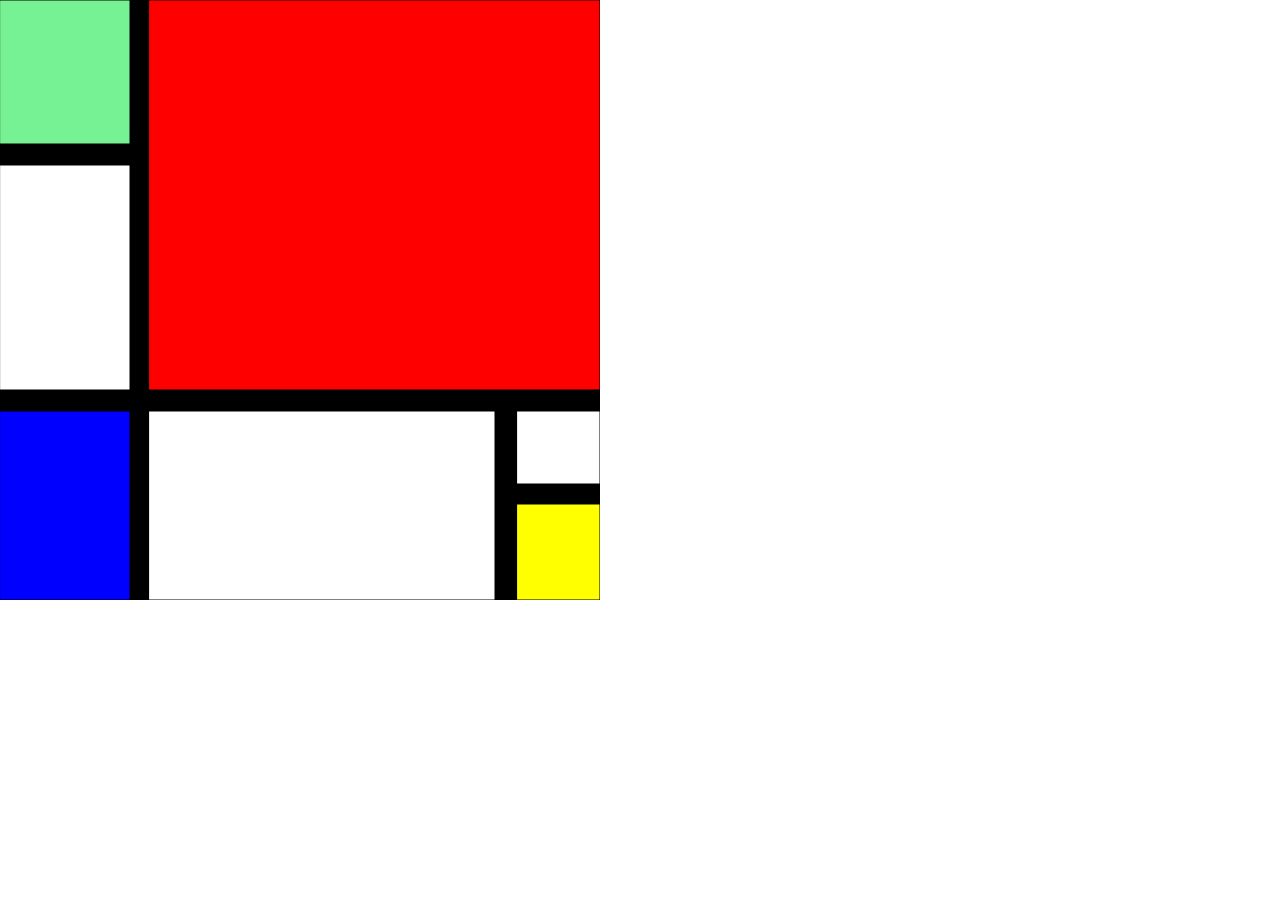
<file: index.html>
<html>
<head>
  <meta charset="UTF-8">

  <!-- PLEASE NO CHANGES BELOW THIS LINE (UNTIL I SAY SO) -->
  <script language="javascript" type="text/javascript" src="libraries/p5.js"></script>
  <script language="javascript" type="text/javascript" src="prac.js"></script>
  <!-- OK, YOU CAN MAKE CHANGES BELOW THIS LINE AGAIN -->

  <!-- This line removes any default padding and style. 
       You might only need one of these values set. -->
  <style> body {padding: 0; margin: 0;} </style>
</head>

<body>
</body>
</html>
</file>
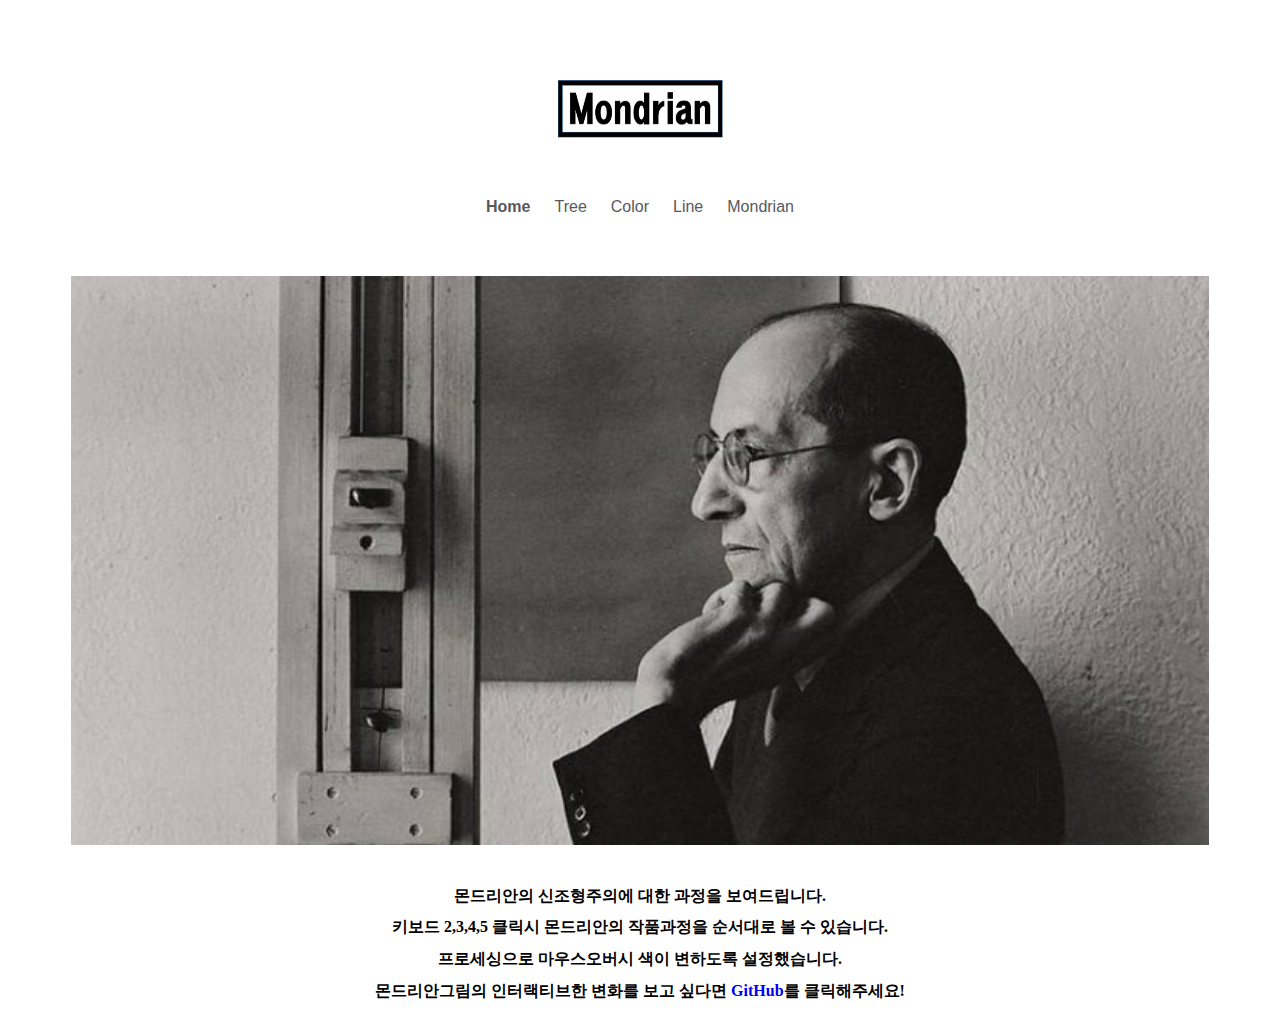
<file: Mondrian2.html>
<!DOCTYPE html>
<html>
<head>
	<title>Mondrian Website</title>
	<meta charset="utf-8">
	<link rel="stylesheet" href="css/styles.css">
</head>
<body>
	<img src="https://sangyongpark.github.io/www/images/logo.PNG
" id="logo" width="165" height="58">

	<div id="menu">
		<a id='home'>Home</a>
		<a id='tree'>Tree</a>
		<a id='color'>Color</a>
		<a id='line'>Line</a>
		<a id='mondrian'>Mondrian</a>
	</div>

	<img id="photo" src="https://sangyongpark.github.io/www/images/home.jpg
" width="90%";>

	<div id="inst">
		<h1>
		몬드리안의 신조형주의에 대한 과정을 보여드립니다.
		</h1>
		<h1>
		키보드 2,3,4,5 클릭시 몬드리안의 작품과정을 순서대로 
		볼 수 있습니다.
		</h1>
		<h1>
		프로세싱으로 마우스오버시 색이 변하도록 설정했습니다.
		</h1>
		<h1>
		몬드리안그림의 인터랙티브한 변화를 보고 싶다면  <a href="https://sangyongpark.github.io/www/index.html">GitHub</a>를 클릭해주세요!	
		</h1>
		
	</div>
	<script src="https://code.jquery.com/jquery-3.3.1.min.js" integrity="sha256-FgpCb/KJQlLNfOu91ta32o/NMZxltwRo8QtmkMRdAu8="crossorigin="anonymous">
	</script>

	<script>
		$('#home').click(function(){
			clickHome();
		});
		$('#tree').on('click',clickTree);
		$('#color').on('click',clickColor);
		$('#line').on('click',clickLine);
		$('#mondrian').on('click',clickMondrian);
		$('#photo').on('mouseenter',mouseEnterPhoto);
		$('#photo').on('mouseleave',mouseLeavePhoto);
		$(document).on('keydown',processKeyEvent);//키보드누를때

		//사진을 바꾸기
		function clickHome(){
			$('#photo').attr('src','https://sangyongpark.github.io/www/images/home.jpg');
			$('#tree').css('fontWeight','normal');
			$('#home').css('fontWeight','bold');
			$('#color').css('fontWeight','normal');
			$('#line').css('fontWeight','normal');
			$('#mondrian').css('fontWeight','normal');

			

		}
		function clickTree(){
			$('#photo').attr('src','https://sangyongpark.github.io/www/images/tree.PNG');
			$('#tree').css('fontWeight','bold');
			$('#home').css('fontWeight','normal');
			$('#color').css('fontWeight','normal');
			$('#line').css('fontWeight','normal');
			$('#mondrian').css('fontWeight','normal');
		}
		function clickColor(){
			$('#photo').attr('src','https://sangyongpark.github.io/www/images/color.PNG');
			$('#tree').css('fontWeight','normal');
			$('#home').css('fontWeight','normal');
			$('#color').css('fontWeight','bold');
			$('#line').css('fontWeight','normal');
			$('#mondrian').css('fontWeight','normal');
		}
		function clickLine(){
			$('#photo').attr('src','https://sangyongpark.github.io/www/images/line.PNG');
			
			$('#tree').css('fontWeight','normal');
			$('#home').css('fontWeight','normal');
			$('#color').css('fontWeight','normal');
			$('#line').css('fontWeight','bold');
			$('#mondrian').css('fontWeight','normal');
		}
		function clickMondrian(){
			$('#photo').attr('src','https://sangyongpark.github.io/www/images/mondrian.png');
			
			$('#tree').css('fontWeight','normal');
			$('#home').css('fontWeight','normal');
			$('#color').css('fontWeight','normal');
			$('#line').css('fontWeight','normal');
			$('#mondrian').css('fontWeight','bold');
		}
		//사진에 그림자
		function mouseEnterPhoto(){
			$('#photo').css('box-shadow','5px 10px');
		}
		function mouseLeavePhoto(){
			$('#photo').css('box-shadow','none');
		}
		//키보드이벤트
		function processKeyEvent(event){
			if(event.key==='1'){
				clickHome();
			}else if(event.key==='2'){
				clickTree();
			}else if(event.key==='3'){
				clickColor();
			}else if(event.key==='4'){
				clickLine();
			}else if(event.key==='5'){
				clickMondrian();
			}

		}
	</script>
</body>
</html>
</file>
<file: css/styles.css>
#logo{
	display:block;
	margin-left:auto;
	margin-right: auto;
	margin-top: 80px;
}

#menu{
	text-align: center;
	margin-top: 60px;
	margin-bottom: 60px;
}
#menu a{
	margin-left: 10px;
	margin-right: 10px;
	text-decoration: none;
	color:#58595B;
	font-size:16px;
	font-family: Helvetica,Arial,sans-serif;
}

#photo{
	display: block;
	margin-left: auto;
	margin-right: auto;
}
#menu a:first-child {
  font-weight: bold;
}
#inst{
	padding-top:30px;

}
#inst h1{
	font-size:16px;
	text-align:center;
	
}
#inst h1 a{
	font-size:16px;
	text-decoration:none;
}
</file>
